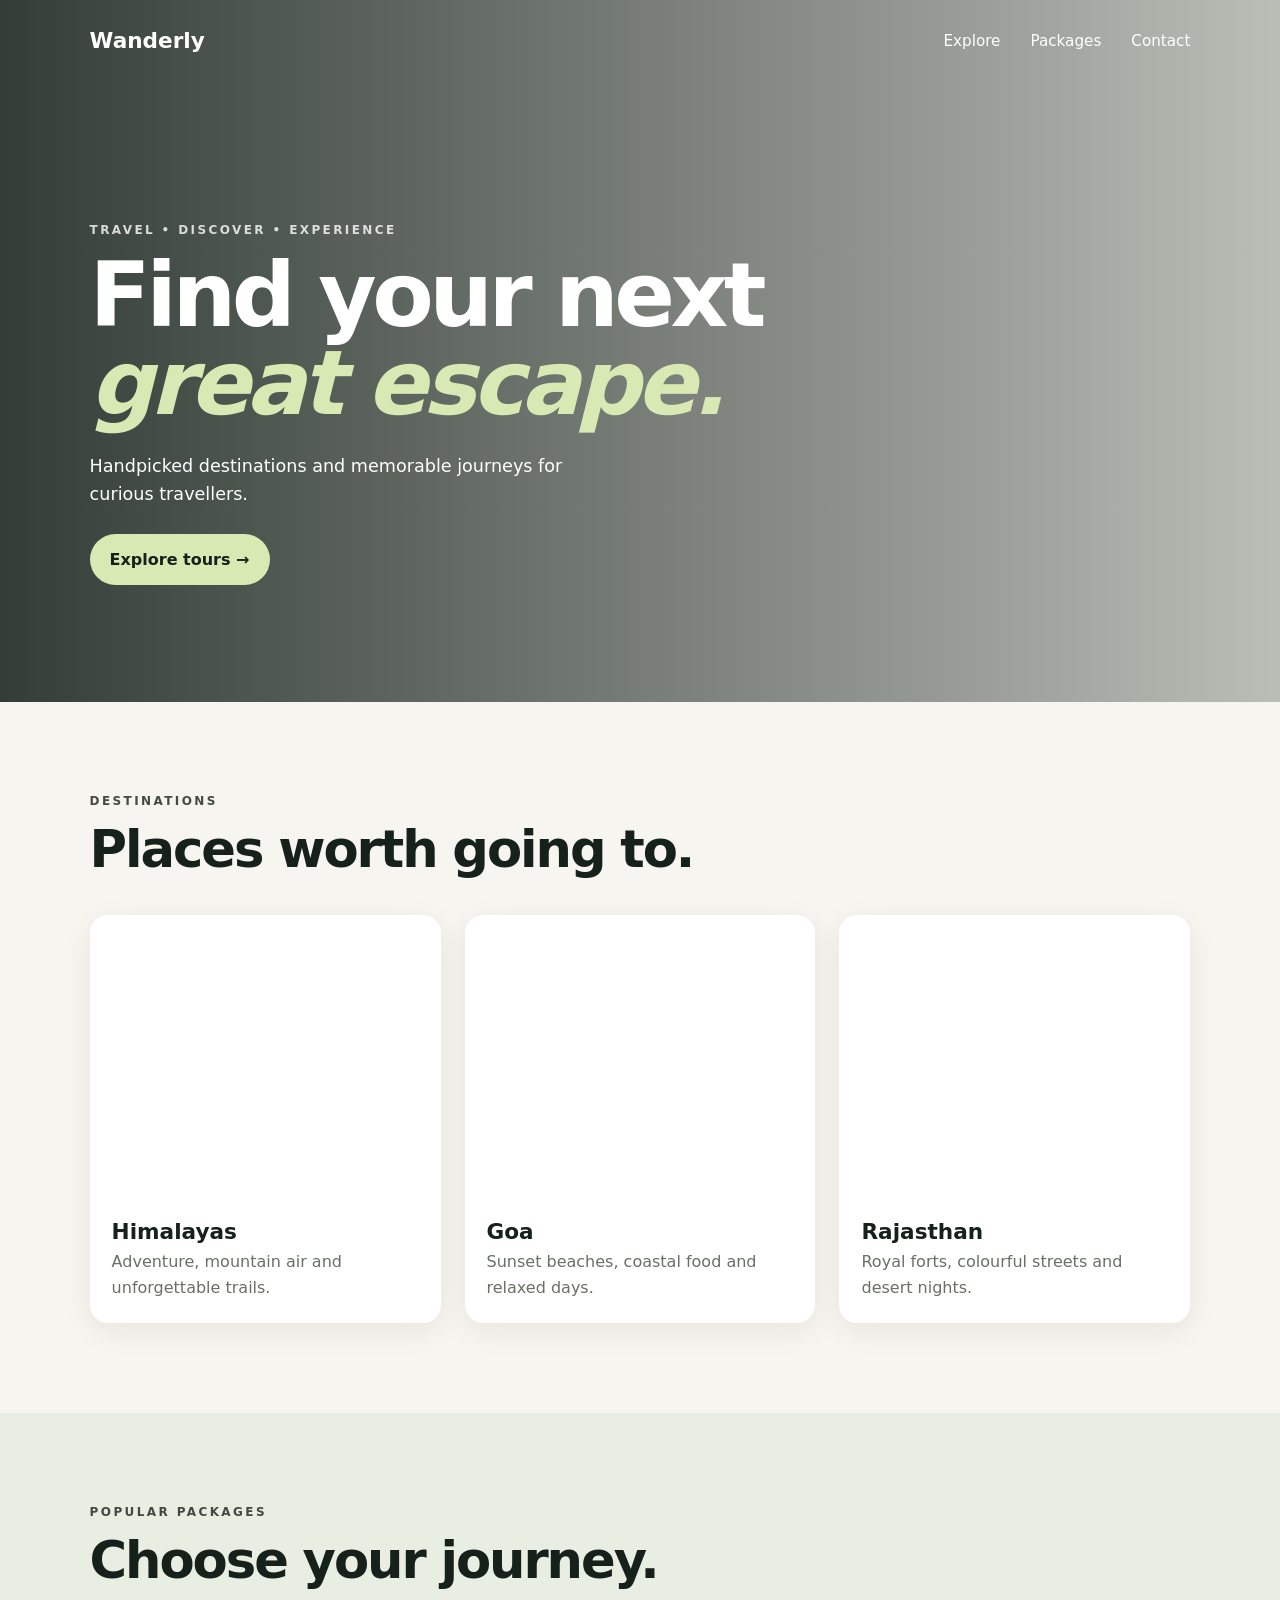
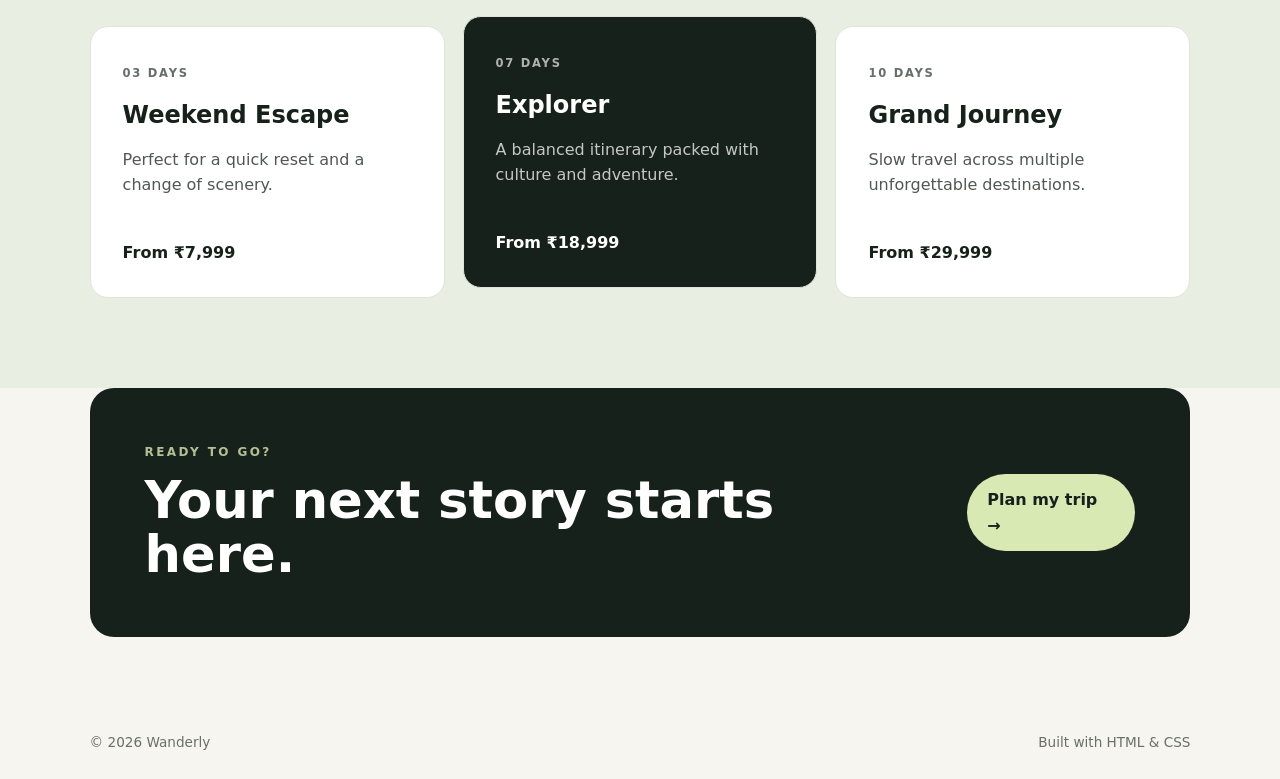
<file: tour-website/index.html>
<!DOCTYPE html>
<html lang="en">
<head>
  <meta charset="UTF-8">
  <meta name="viewport" content="width=device-width, initial-scale=1.0">
  <title>Wanderly | Explore More</title>
  <link rel="stylesheet" href="style.css">
</head>
<body>
  <header class="hero">
    <nav><div class="logo">Wanderly</div><a href="#destinations">Explore</a><a href="#packages">Packages</a><a href="#contact">Contact</a></nav>
    <div class="hero-content">
      <p class="eyebrow">TRAVEL • DISCOVER • EXPERIENCE</p>
      <h1>Find your next<br><span>great escape.</span></h1>
      <p>Handpicked destinations and memorable journeys for curious travellers.</p>
      <a class="btn" href="#packages">Explore tours →</a>
    </div>
  </header>

  <main>
    <section id="destinations" class="section">
      <p class="eyebrow">DESTINATIONS</p><h2>Places worth going to.</h2>
      <div class="cards">
        <article class="card"><div class="photo mountains"></div><h3>Himalayas</h3><p>Adventure, mountain air and unforgettable trails.</p></article>
        <article class="card"><div class="photo coast"></div><h3>Goa</h3><p>Sunset beaches, coastal food and relaxed days.</p></article>
        <article class="card"><div class="photo desert"></div><h3>Rajasthan</h3><p>Royal forts, colourful streets and desert nights.</p></article>
      </div>
    </section>

    <section id="packages" class="section alt">
      <p class="eyebrow">POPULAR PACKAGES</p><h2>Choose your journey.</h2>
      <div class="packages">
        <div class="package"><span>03 DAYS</span><h3>Weekend Escape</h3><p>Perfect for a quick reset and a change of scenery.</p><strong>From ₹7,999</strong></div>
        <div class="package featured"><span>07 DAYS</span><h3>Explorer</h3><p>A balanced itinerary packed with culture and adventure.</p><strong>From ₹18,999</strong></div>
        <div class="package"><span>10 DAYS</span><h3>Grand Journey</h3><p>Slow travel across multiple unforgettable destinations.</p><strong>From ₹29,999</strong></div>
      </div>
    </section>

    <section class="cta" id="contact"><div><p class="eyebrow">READY TO GO?</p><h2>Your next story starts here.</h2></div><a class="btn" href="mailto:hello@wanderly.example">Plan my trip →</a></section>
  </main>
  <footer><span>© 2026 Wanderly</span><span>Built with HTML & CSS</span></footer>
</body>
</html>
</file>
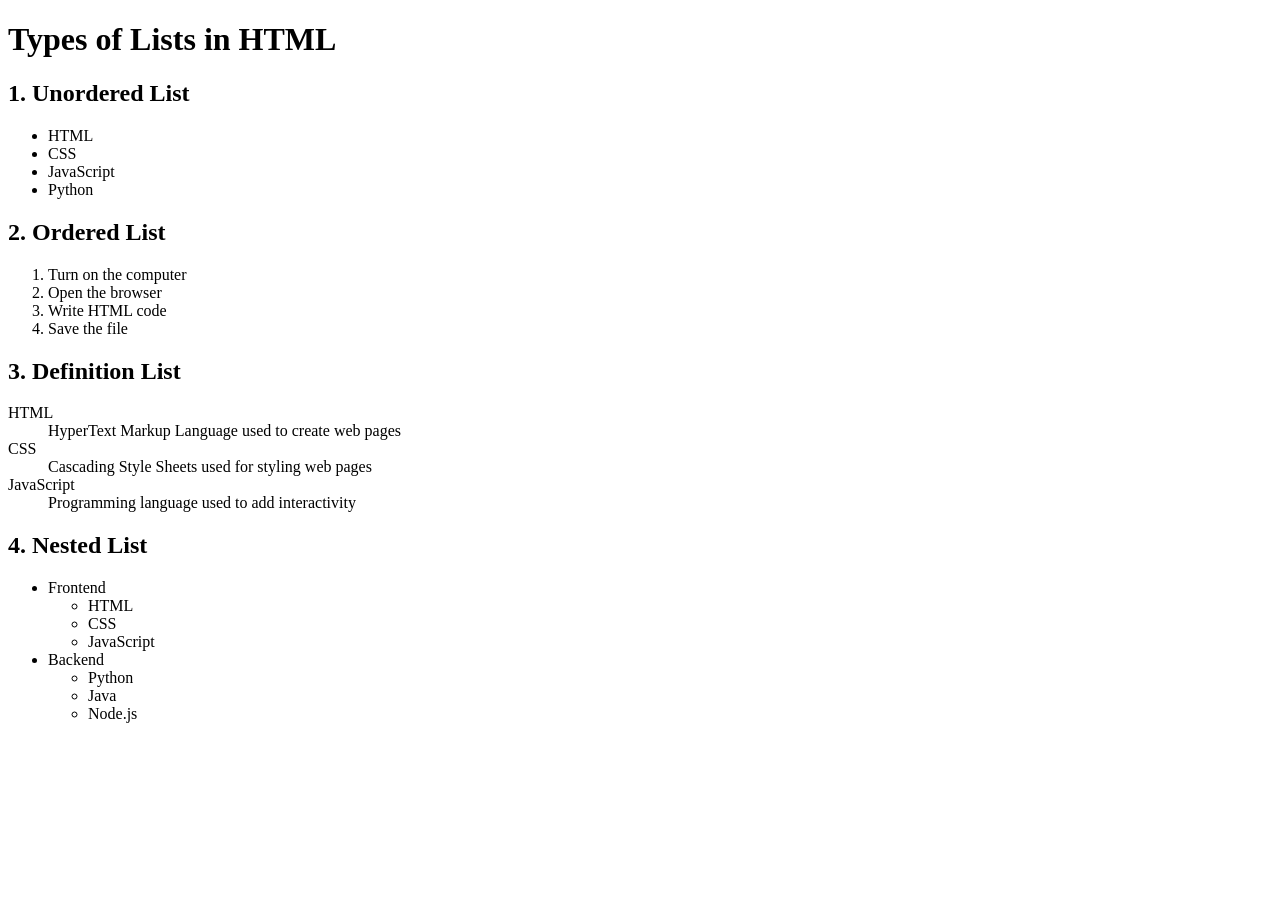
<file: task-1.html>
<!DOCTYPE html>
<html lang="en">
<head>
    <meta charset="UTF-8">
    <title>Types of Lists in HTML</title>
</head>
<body>

    <h1>Types of Lists in HTML</h1>

    <!-- Unordered List -->
    <h2>1. Unordered List</h2>
    <ul>
        <li>HTML</li>
        <li>CSS</li>
        <li>JavaScript</li>
        <li>Python</li>
    </ul>

    <!-- Ordered List -->
    <h2>2. Ordered List</h2>
    <ol>
        <li>Turn on the computer</li>
        <li>Open the browser</li>
        <li>Write HTML code</li>
        <li>Save the file</li>
    </ol>

    <!-- Definition List -->
    <h2>3. Definition List</h2>
    <dl>
        <dt>HTML</dt>
        <dd>HyperText Markup Language used to create web pages</dd>

        <dt>CSS</dt>
        <dd>Cascading Style Sheets used for styling web pages</dd>

        <dt>JavaScript</dt>
        <dd>Programming language used to add interactivity</dd>
    </dl>

    <!-- Nested List -->
    <h2>4. Nested List</h2>
    <ul>
        <li>Frontend
            <ul>
                <li>HTML</li>
                <li>CSS</li>
                <li>JavaScript</li>
            </ul>
        </li>
        <li>Backend
            <ul>
                <li>Python</li>
                <li>Java</li>
                <li>Node.js</li>
            </ul>
        </li>
    </ul>

</body>
</html>
</file>
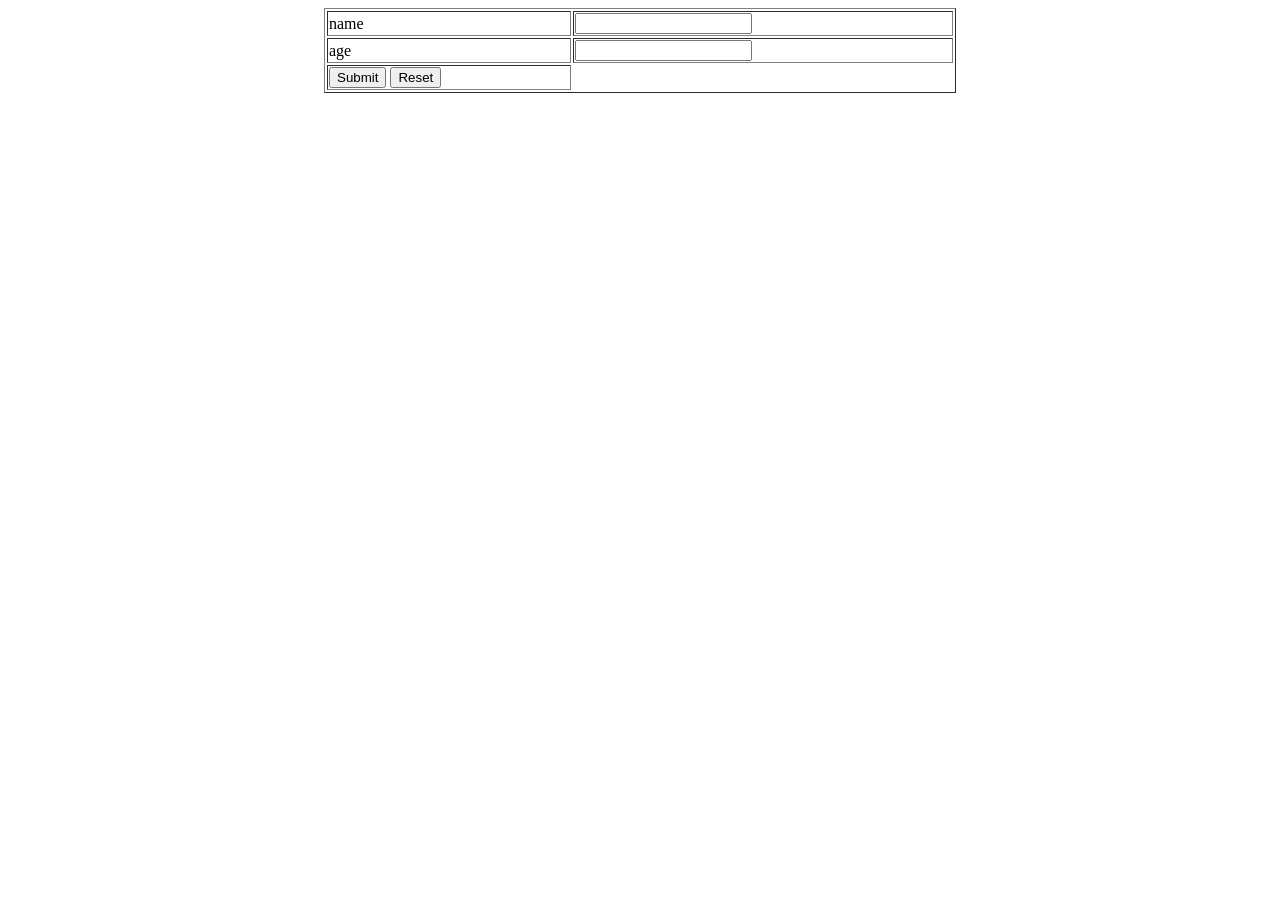
<file: trial2.html>
<!DOCTYPE html>
 <html lang="en">
 <head>
    <meta charset="UTF-8">
    <meta name="viewport" content="width=device-width, initial-scale=1.0">
    <title>form</title>
 </head>
 <body>
    <center>
    <form>
        <table border="1" style="width: 50%;">
            <tr>
                <td>name</td> <td><input type="text"></td>
            </tr>
            <tr>
                <td>age</td> <td><input type="number"></td>
            </tr>
            
            <tr>
                <td><input type="submit">  <input type="reset"></td>
            </tr>
            

        </table>
        
    </form>
    </center>
 </body>
 </html>
</file>
<file: tour-website/style.css>
*{box-sizing:border-box;margin:0;padding:0}html{scroll-behavior:smooth}body{font-family:Inter,system-ui,-apple-system,sans-serif;color:#17211b;background:#f7f5ef;line-height:1.6}.hero{min-height:78vh;background:linear-gradient(90deg,rgba(8,20,14,.82),rgba(8,20,14,.25)),url('https://images.unsplash.com/photo-1500530855697-b586d89ba3ee?auto=format&fit=crop&w=1800&q=85') center/cover;color:white;padding:24px 7vw}nav{display:flex;align-items:center;gap:30px}.logo{font-size:1.35rem;font-weight:800;margin-right:auto}nav a{color:white;text-decoration:none;font-size:.95rem}.hero-content{max-width:760px;padding-top:18vh}.eyebrow{font-size:.75rem;letter-spacing:.2em;font-weight:800;opacity:.8;margin-bottom:12px}.hero h1{font-size:clamp(3.2rem,7vw,6.5rem);line-height:.98;letter-spacing:-.05em}.hero h1 span{font-style:italic;color:#d9e9b4}.hero-content>p:not(.eyebrow){max-width:520px;margin:25px 0;font-size:1.1rem}.btn{display:inline-block;background:#d9e9b4;color:#17211b;text-decoration:none;font-weight:800;padding:13px 20px;border-radius:999px}.section{padding:90px 7vw}.section h2{font-size:clamp(2rem,4vw,3.6rem);line-height:1.05;margin-bottom:38px;letter-spacing:-.04em}.cards{display:grid;grid-template-columns:repeat(3,1fr);gap:24px}.card{background:white;padding-bottom:22px;border-radius:18px;overflow:hidden;box-shadow:0 8px 30px rgba(20,30,20,.07)}.photo{height:280px;background-size:cover;background-position:center}.mountains{background-image:url('https://images.unsplash.com/photo-1464822759023-fed622ff2c3b?auto=format&fit=crop&w=900&q=80')}.coast{background-image:url('https://images.unsplash.com/photo-1510414842594-a61c69b5ae57?auto=format&fit=crop&w=900&q=80')}.desert{background-image:url('https://images.unsplash.com/photo-1477587458883-47145ed94245?auto=format&fit=crop&w=900&q=80')}.card h3,.card p{margin-left:22px;margin-right:22px}.card h3{margin-top:20px;font-size:1.35rem}.card p{color:#687067}.alt{background:#e9eee3}.packages{display:grid;grid-template-columns:repeat(3,1fr);gap:18px}.package{padding:32px;background:#fff;border-radius:18px;border:1px solid #dfe5d9}.package.featured{background:#17211b;color:white;transform:translateY(-10px)}.package span{font-size:.72rem;font-weight:800;letter-spacing:.15em;opacity:.65}.package h3{font-size:1.5rem;margin:12px 0}.package p{opacity:.75;min-height:75px}.package strong{display:block;margin-top:18px}.cta{margin:0 7vw 70px;padding:55px;border-radius:24px;background:#17211b;color:white;display:flex;align-items:center;justify-content:space-between;gap:30px}.cta h2{font-size:clamp(2rem,4vw,3.5rem);line-height:1.05}.cta .eyebrow{color:#d9e9b4}footer{padding:25px 7vw;display:flex;justify-content:space-between;color:#687067;font-size:.85rem}@media(max-width:800px){nav a{display:none}.hero{min-height:70vh}.hero-content{padding-top:15vh}.cards,.packages{grid-template-columns:1fr}.package.featured{transform:none}.cta{margin:0 5vw 50px;padding:35px 25px;display:block}.cta .btn{margin-top:25px}.section{padding:65px 5vw}.photo{height:230px}}
</file>
